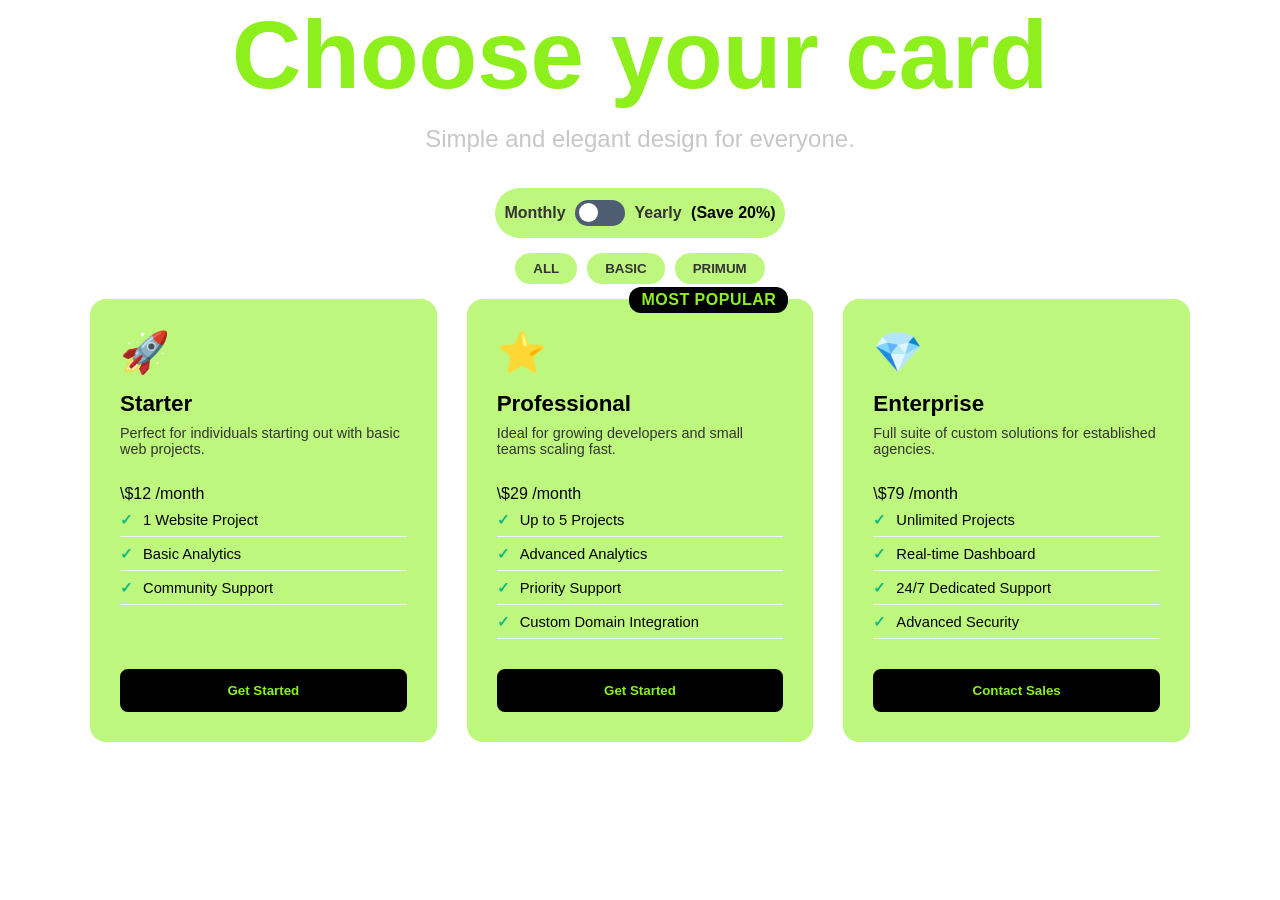
<file: card/index.html>
<!DOCTYPE html>
<html lang="en">
<head>
    <meta charset="UTF-8">
    <meta name="viewport" content="width=device-width, initial-scale=1.0">
    <link rel="stylesheet" href="style.css">
    <title>Document</title>
</head>
<body>
    <div class="container">
    <h1 class="card">Choose your card</h1>
    <p class="subtitle">Simple and elegant design for everyone.</p>
    
<div class="control-cotainer">
    <!--monthly yearly-->
    <span>Monthly</span>
           <label class="switch"> 
                <input type="checkbox" id="billingToggle">
            <span class="slider"></span> 
            </label> 
            <span>Yearly</span>
            <spain class="change">(Save 20%)</spain>
</div>
<div class="filter-buttons">
        <button class="filter-btn active" data-filter="all">ALL</button>
        <button class="filter-btn" data-filter="basic">BASIC</button>
        <button class="filter-btn" data-filter="premium">PRIMUM</button>
</div>
<div class="cards-grid">
        
        <!-- Card 1: Starter -->
        <div class="cards" data-category="basic">
            <div class="card-icon">🚀</div>
            <h3 class="card-title">Starter</h3>
            <p class="card-desc">Perfect for individuals starting out with basic web projects.</p>
            <div class="card-price" data-monthly="\$12" data-yearly="\$10">\$12 <span>/month</span></div>
            <ul class="features-list">
                <li>1 Website Project</li>
                <li>Basic Analytics</li>
                <li>Community Support</li>
            </ul>
            <button class="cta-btn">Get Started</button>
        </div>

        <!-- Card 2: Professional (Most Popular) -->
        <div class="cards popular" data-category="premium">
            <span class="badge">Most Popular</span>
            <div class="card-icon">⭐</div>
            <h3 class="card-title">Professional</h3>
            <p class="card-desc">Ideal for growing developers and small teams scaling fast.</p>
            <div class="card-price" data-monthly="\$29" data-yearly="\$24">\$29 <span>/month</span></div>
            <ul class="features-list">
                <li>Up to 5 Projects</li>
                <li>Advanced Analytics</li>
                <li>Priority Support</li>
                <li>Custom Domain Integration</li>
            </ul>
            <button class="cta-btn">Get Started</button>
        </div>

        <!-- Card 3: Enterprise -->
        <div class="cards" data-category="premium">
            <div class="card-icon">💎</div>
            <h3 class="card-title">Enterprise</h3>
            <p class="card-desc">Full suite of custom solutions for established agencies.</p>
            <div class="card-price" data-monthly="\$79" data-yearly="\$65">\$79 <span>/month</span></div>
            <ul class="features-list">
                <li>Unlimited Projects</li>
                <li>Real-time Dashboard</li>
                <li>24/7 Dedicated Support</li>
                <li>Advanced Security</li>
            </ul>
            <button class="cta-btn">Contact Sales</button>
        </div>
    </div>
    <script src="app.js"></script>
</body>
</html>
</file>
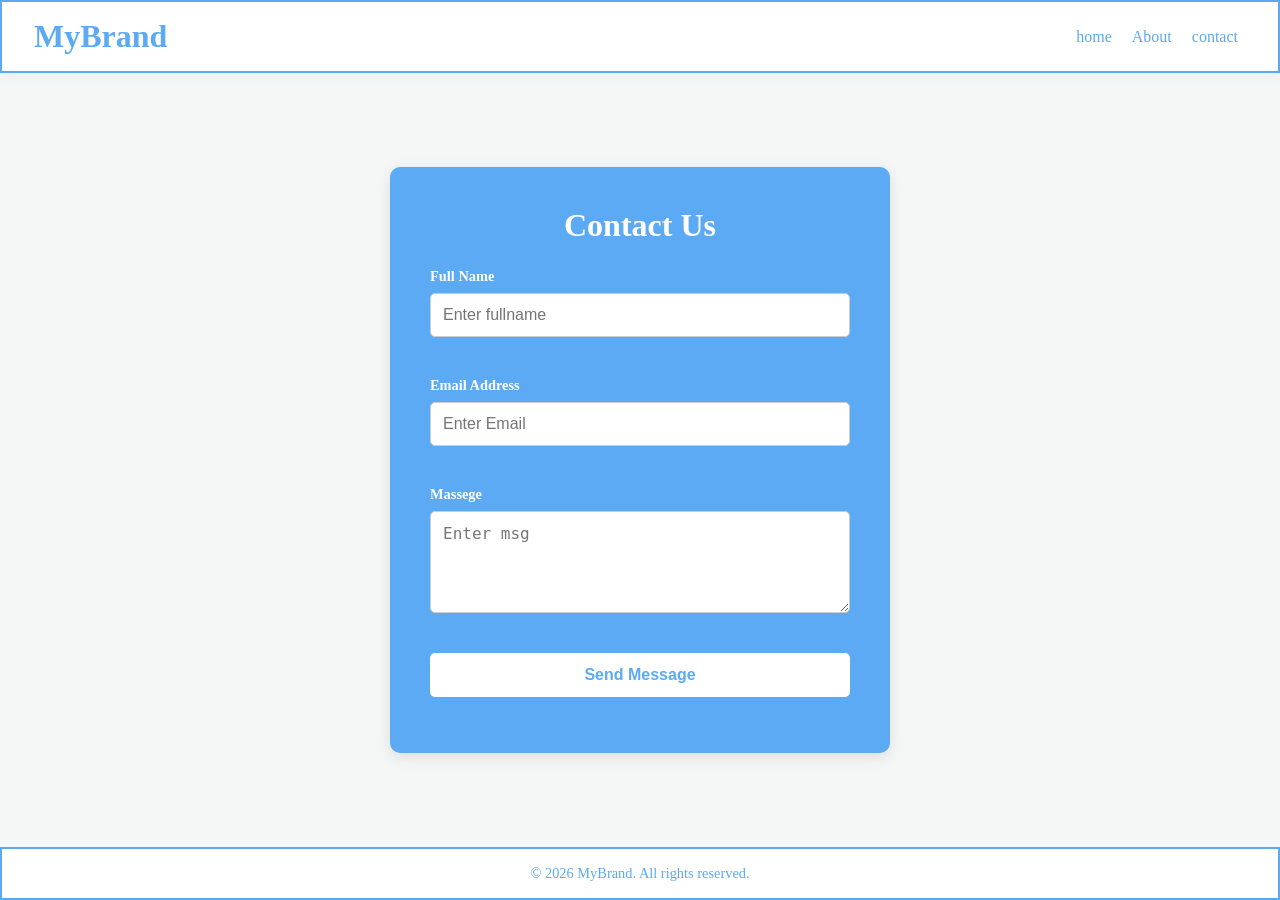
<file: Multipagewebsite/index.html>
<!DOCTYPE html>
<html lang="en">
<head>
    <meta charset="UTF-8">
    <meta name="viewport" content="width=device-width, initial-scale=1.0">
    <title>Multiweb pages</title>
    <link rel="stylesheet" href="style.css">

    
</head>
<body>
    <div class="section">
    <h1>MyBrand</h1>
    <nav class="navbar" id="navbar" >
    <a href="home.html">home</a>
    <a href="about.html">About</a>
    <a href="contect.html">contact</a>
    </nav>
    </div>

    <div class="content">
        <div class="contact-box">
            <h1>Contact Us</h1>
            <form id="contactform">
                <div class="form-group">
                    <label class="fullname"> Full Name</label>
                        <input type=" text" id="fullname" placeholder="Enter fullname">
                        <small class="error-msg" id="nameerror"></small>
                </div>
                <div class="form-group">
                    <label class="email"> Email Address</label>
                        <input type=" text" id="email" placeholder="Enter Email">
                        <small class="error-msg" id="emailerror"></small>
                </div>
                <div class="form-group">
                    <label class="msg">Massege</label>
                        <textarea  id="msg" rows="4" placeholder="Enter msg"></textarea>
                        <small class="error-msg" id="msgerror"></small>
                </div>
                <button type="submit" class="btn-submit">Send Message</button> 
                <div id="form-success" class="success-msg"></div>
            </form>
        </div>
    </div>
     <footer>
        <p>&copy; 2026 MyBrand. All rights reserved.</p>
    </footer>

</body>
</html>
</file>
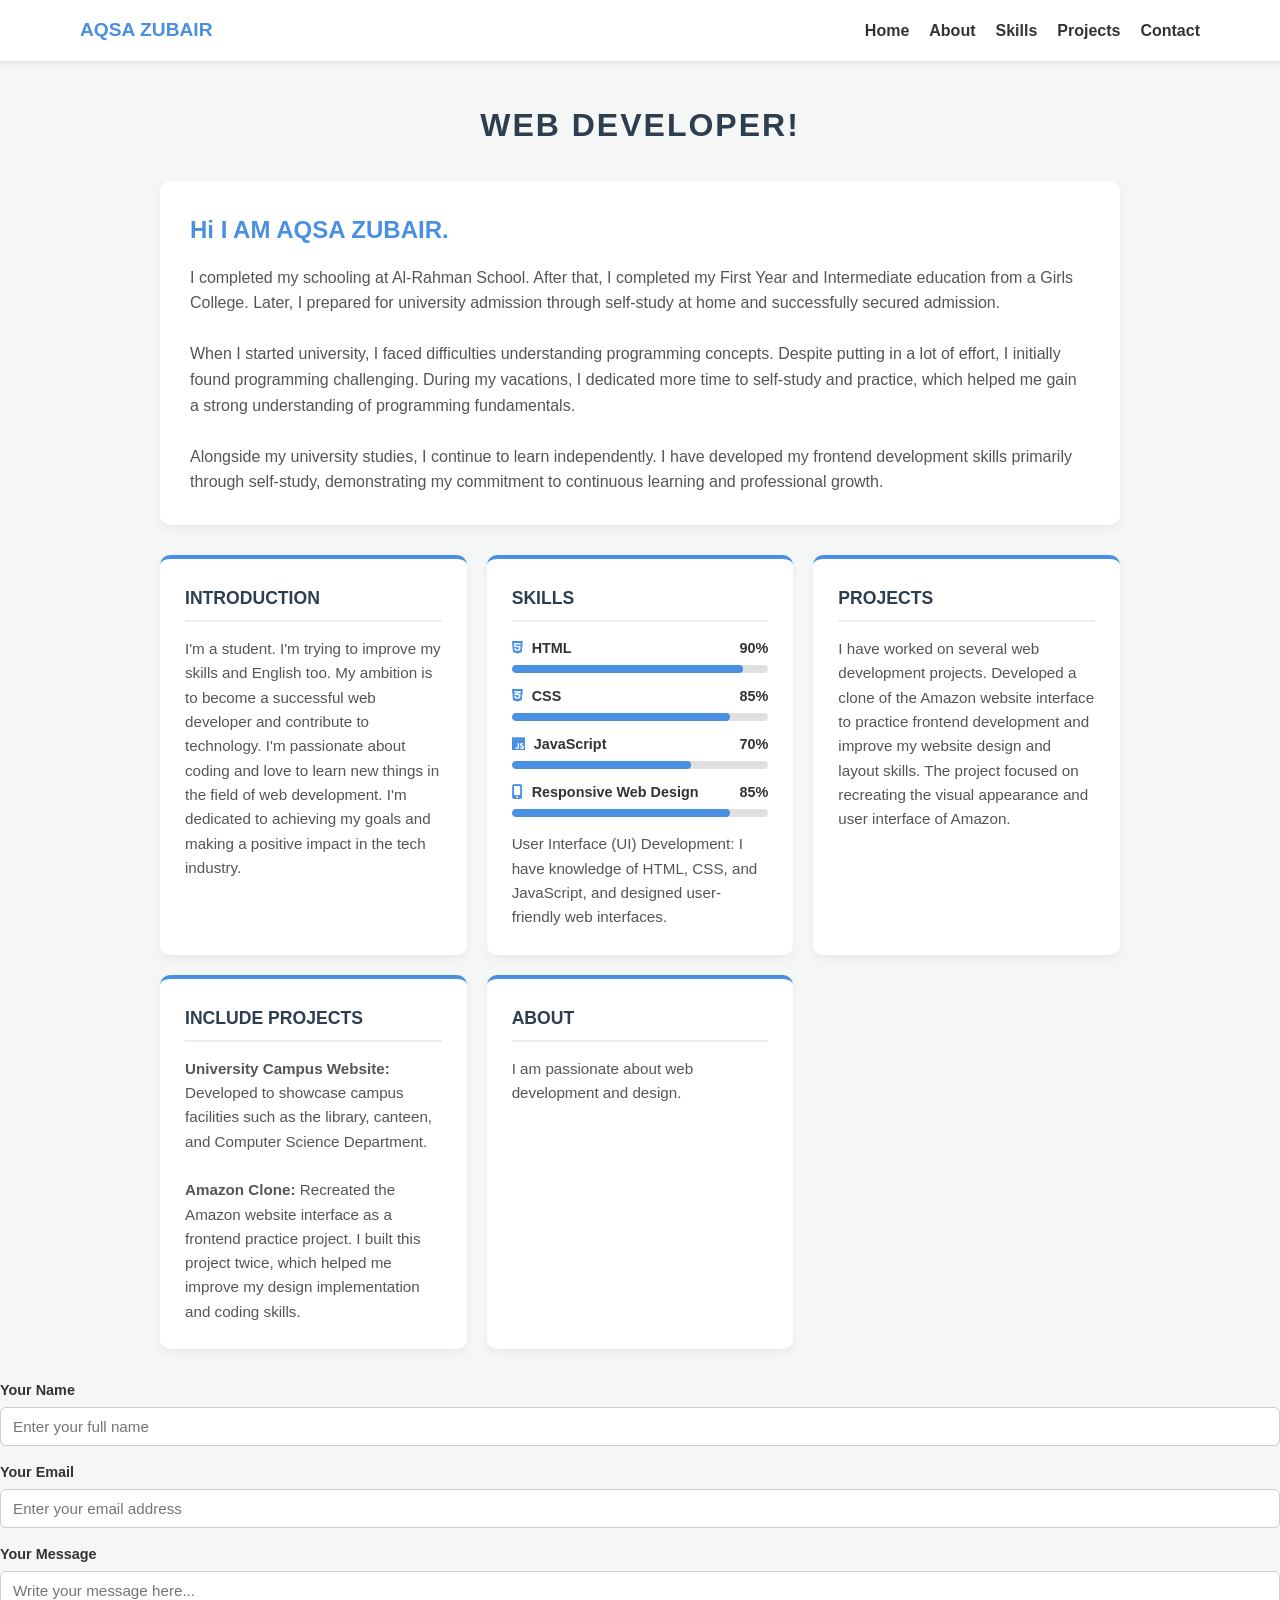
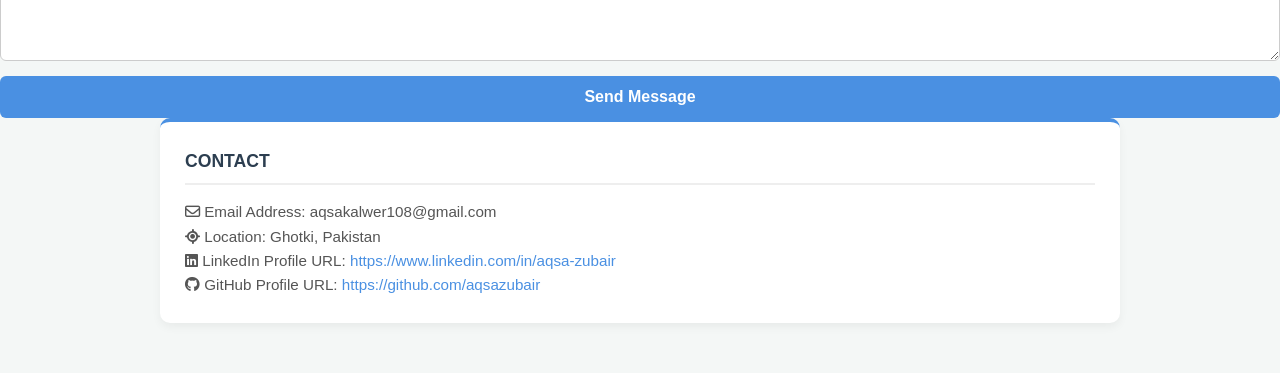
<file: portfolioo/index.html>
<!DOCTYPE html>
<html lang="en">
<head>
    <meta charset="UTF-8">
    <meta name="viewport" content="width=device-width, initial-scale=1.0">
    <title>Aqsa Zubair - Portfolio</title>
    <!-- Font Awesome Icons ke liye Link -->
    <link rel="stylesheet" href="https://cdnjs.cloudflare.com/ajax/libs/font-awesome/6.4.0/css/all.min.css">
    <link rel="stylesheet" href="style.css">
</head>
<body>
    <header>
        <nav class="nav">
            <p class="logo">AQSA ZUBAIR</p>
            <div class="nav-links">
                <a href="#home">Home</a>
                <a href="#about">About</a>
                <a href="#skills">Skills</a>
                <a href="#projects">Projects</a>
                <a href="#contact">Contact</a>
            </div>
        </nav>
    </header>

    <main>
        <section id="home" class="hero-section">
            <h2>WEB DEVELOPER!</h2>
        </section>

        <div class="main">
            <div class="section2"> 
                <p class="bold">Hi I AM AQSA ZUBAIR.</p>
            </div>
            
            <div class="section3">
                <p class="section3-text">I completed my schooling at Al-Rahman School. After that, I completed my First Year and Intermediate education from a Girls College. Later, I prepared for university admission through self-study at home and successfully secured admission.<br><br>
                When I started university, I faced difficulties understanding programming concepts. Despite putting in a lot of effort, I initially found programming challenging. During my vacations, I dedicated more time to self-study and practice, which helped me gain a strong understanding of programming fundamentals.<br><br>
                Alongside my university studies, I continue to learn independently. I have developed my frontend development skills primarily through self-study, demonstrating my commitment to continuous learning and professional growth.</p>
            </div>
        </div>

        <div class="container">
            <!-- Box 1: Introduction -->
            <div class="box1" id="about">
                <p class="box-title">INTRODUCTION</p>
                <p class="intro">I'm a student. I'm trying to improve my skills and English too. My ambition is to become a successful web developer and contribute to technology. I'm passionate about coding and love to learn new things in the field of web development. I'm dedicated to achieving my goals and making a positive impact in the tech industry.</p>
            </div>

            <!-- Box 2: Skills (Updated with Progress Bars & Icons) -->
            <div class="box2" id="skills">
                <p class="box-title">SKILLS</p>
                
                <div class="skill-item">
                    <div class="skill-info">
                        <span><i class="fab fa-html5"></i> HTML</span>
                        <span>90%</span>
                    </div>
                    <div class="progress-bar"><div class="progress" style="width: 90%;"></div></div>
                </div>

                <div class="skill-item">
                    <div class="skill-info">
                        <span><i class="fab fa-css3-alt"></i> CSS</span>
                        <span>85%</span>
                    </div>
                    <div class="progress-bar"><div class="progress" style="width: 85%;"></div></div>
                </div>

                <div class="skill-item">
                    <div class="skill-info">
                        <span><i class="fab fa-js"></i> JavaScript</span>
                        <span>70%</span>
                    </div>
                    <div class="progress-bar"><div class="progress" style="width: 70%;"></div></div>
                </div>

                <div class="skill-item">
                    <div class="skill-info">
                        <span><i class="fas fa-mobile-alt"></i> Responsive Web Design</span>
                        <span>85%</span>
                    </div>
                    <div class="progress-bar"><div class="progress" style="width: 85%;"></div></div>
                </div>

                <p class="intro" style="margin-top: 15px;">User Interface (UI) Development: I have knowledge of HTML, CSS, and JavaScript, and designed user-friendly web interfaces.</p>
            </div>

            <!-- Box 3: Projects -->
            <div class="box3" id="projects">
                <p class="box-title">PROJECTS</p>
                <p class="intro">I have worked on several web development projects. Developed a clone of the Amazon website interface to practice frontend development and improve my website design and layout skills. The project focused on recreating the visual appearance and user interface of Amazon.</p>
            </div>

            <!-- Box 4: Include Projects -->
            <div class="box4">
                <p class="box-title">INCLUDE PROJECTS</p>
                <p class="intro"><strong>University Campus Website:</strong> Developed to showcase campus facilities such as the library, canteen, and Computer Science Department.<br><br><strong>Amazon Clone:</strong> Recreated the Amazon website interface as a frontend practice project. I built this project twice, which helped me improve my design implementation and coding skills.</p>
            </div>

            <!-- Box 5: About -->
            <div class="box5">
                <p class="box-title">ABOUT</p>
                <p class="intro">I am passionate about web development and design.</p>
            </div>
        </div>
    </main>

    <form class="contact-form" action="#" method="POST" onsubmit="event.preventDefault();">
                    <div class="form-group">
                        <label for="name">Your Name</label>
                        <input type="text" id="name" placeholder="Enter your full name" required>
                    </div>

                    <div class="form-group">
                        <label for="email">Your Email</label>
                        <input type="email" id="email" placeholder="Enter your email address" required>
                    </div>

                    <div class="form-group">
                        <label for="message">Your Message</label>
                        <textarea id="message" rows="4" placeholder="Write your message here..." required></textarea>
                    </div>

                    <button type="submit" class="submit-btn">Send Message</button>
                </form>
    <!-- Contact Section -->
    <div class="set2" id="contact">
        <div class="box6">
            <p class="box-title">CONTACT</p>
            <p class="intro">
                <i class="fa-regular fa-envelope"></i>
                Email Address: aqsakalwer108@gmail.com<br>
<i class="fa-solid fa-location-crosshairs"></i>
                Location: Ghotki, Pakistan<br>
               <i class="fa-brands fa-linkedin"></i>
                LinkedIn Profile URL: <a href="https://www.linkedin.com/in/aqsa-zubair" target="_blank">https://www.linkedin.com/in/aqsa-zubair</a><br>
                <i class="fa-brands fa-github"></i>
                GitHub Profile URL: <a href="https://github.com/aqsazubair" target="_blank">https://github.com/aqsazubair</a>
            </p>
        </div>
    </div>
</body>
</html>
</file>
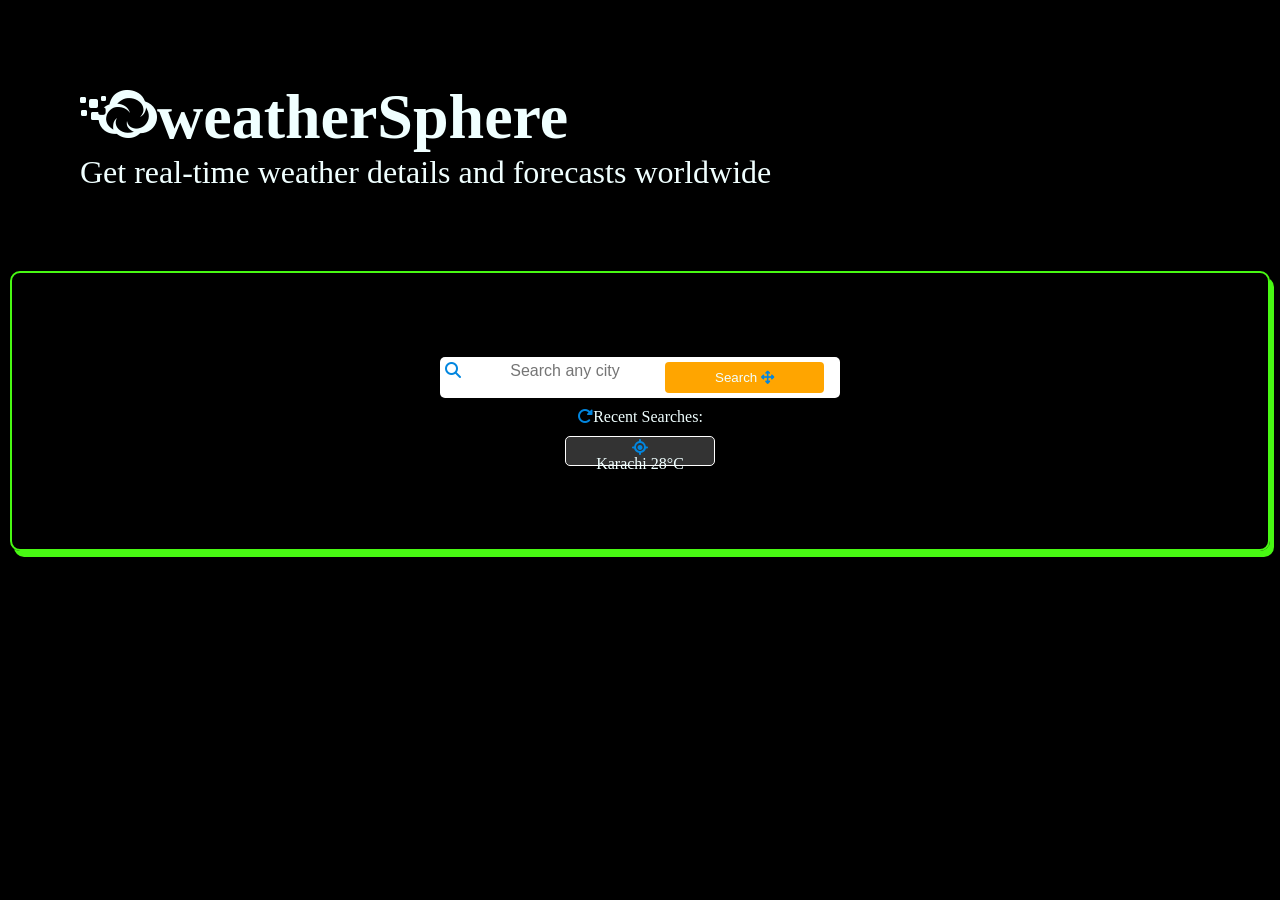
<file: weather/index.html>
<!DOCTYPE html>
<html lang="en">
<head>
    <meta charset="UTF-8">
    <meta name="viewport" content="width=device-width, initial-scale=1.0">
    <title>WeatherSphere - Live Weather App</title>
    <link rel="stylesheet" href="style.css">
     <link rel="stylesheet" href="https://cdnjs.cloudflare.com/ajax/libs/font-awesome/6.4.0/css/all.min.css">
</head>
<body>
    <div >
        <header>
            <h1>
                <i class="fa-brands fa-cloudversify"></i>weatherSphere
            </h1>
            <P>Get real-time weather details and forecasts worldwide</P>
        </header>
        <!-- search bar -->
        <div class="search" style=" display:flex; flex-direction: column; align-items: center; justify-content: center;">
            <form class="search-box">
                <div>
                    <i class="fa-solid fa-magnifying-glass"></i>
                    <input type="text" id="city-input" placeholder="Search any city"/>
                </div>
                
                
                <button  class="search-btn" type="submit">
                    <span>Search</span>
                    <i class="fa-solid fa-arrows-up-down-left-right"></i>
                </button>
            </form>
            <!-- recent searches section -->
             <div>
                <p class="set-recent" id="recent searches">
                    <i class="fa-solid fa-rotate-right"></i>Recent Searches:
                </p>
               
             </div>
        
        <div class="recent">
<i class="fa-solid fa-location-crosshairs"></i>
<div >
 <span class="city-name">Karachi</span>
      <span class="recent-temp">28°C</span>
      </div>
        </div>
</div>
    </div>
    <script  src="app.js"></script>
</body>
</html>
</file>
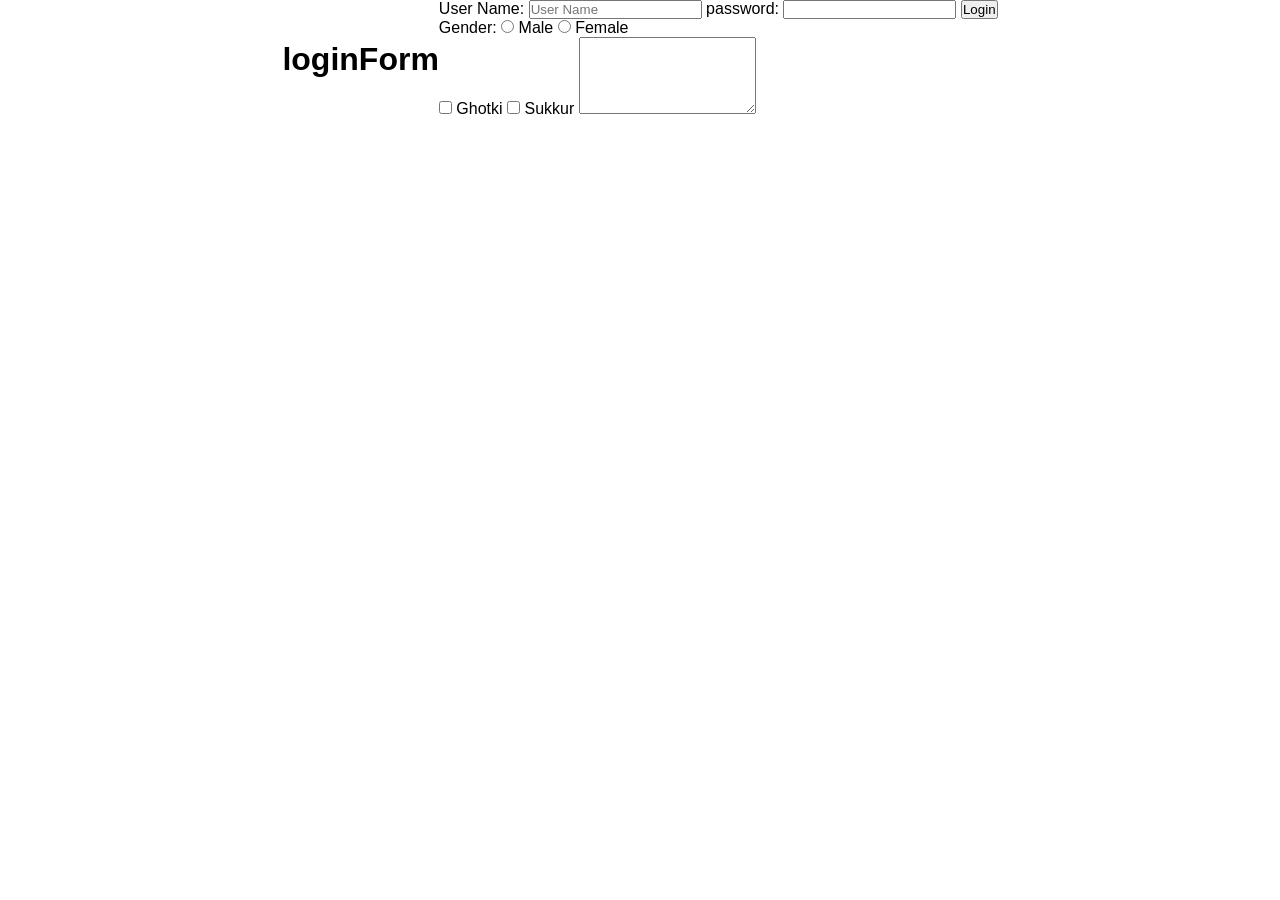
<file: signin/login.html>
<!DOCTYPE html>
<html lang="en">
<head>
    <meta charset="UTF-8">
    <meta name="viewport" content="width=device-width, initial-scale=1.0">
    <title>Document</title>
    <link rel="stylesheet" href="login.css">
</head>
<body>
    <h1>loginForm</h1>
    <form action="#" method="post">
    <label for="Uname"> User Name:</label>
    <input type="text" id="Uname" placeholder="User Name">
    <label for="pass">password:</label>
    <input type="password" name="" id="pass">
    <button>Login</button>
    <br>
    <label for="Gender">Gender:</label>
    <input type="radio" name="Gender" id="Male" value="Male">
    <label for="Male">Male</label>
    <input type="radio" name="Gender" id="Male" value="Male">
    <label for="female">Female</label>
    <br>
    <input type="checkbox" name="" id="">
    <label for="">Ghotki</label>
    <input type="checkbox" name="" id="">
    <label for="">Sukkur</label>
    <textarea name="" id="" rows="5"></textarea>
    </form>
</body>
</html>
</file>
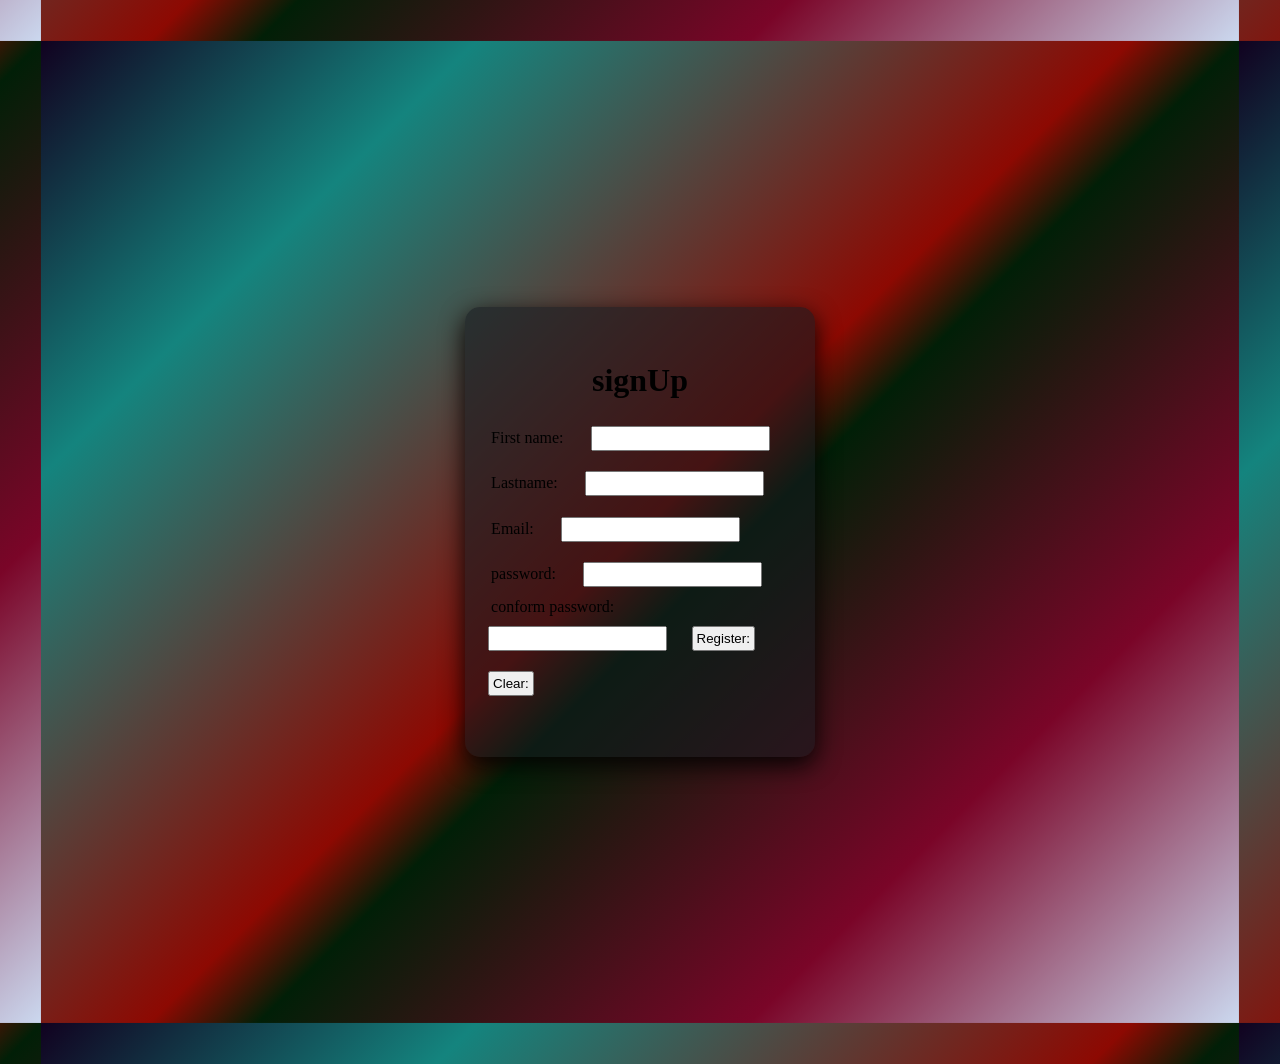
<file: signin/sign.html>
<!DOCTYPE html>
<html lang="en">
<head>
    <meta charset="UTF-8">
    <meta name="viewport" content="width=device-width, initial-scale=1.0">
    <title>Document</title>
    <link rel="stylesheet" href="style.css">
</head>
<body>
    <div>
        <h1>signUp</h1>
        <form action="#"method="post"> 
            <label for="first-name"> First name:</label>
            <input type="text" id="first-name">
            <lebel for="last-name">Lastname:</lebel>
            <input type="text"id="last-name">
            <label for="email">Email:</label>
            <input type="text"id="email">
            <label for="password">password:</label>
            <input type="text" id="password">
            <label for="c-password">conform password:</label>
            <input type="password"id="password">
            <button type="submit">Register:</button>
            <button type="reset">Clear:</button>
        </form>
    </div>
</body>
</html>
</file>
<file: card/style.css>
*{
    margin :0;
    padding :0;
    box-sizing: border-box;
    font-family :sans-serif;
}
.container{
    
    display:flex;
     gap: 15px;
    flex-direction: column;
    justify-content: center;
    align-items: center;
}
.card{
    color:rgb(141, 240, 29);
    font-size: 6rem;
    text-align: center;
}
.subtitle{
    color:rgb(201, 198, 198);
    font-size:1.5rem;
    text-align: center;
}
.control-cotainer{
  margin-top: 20px; 
  display:flex;
    width:290px;
    height:50px;
    background-color:rgb(190, 247, 126);
    align-items: center;
    justify-content:center;
    border-radius:25px;
    color:rgb(53, 51, 51) ;
    justify-content: space-evenly;
    font-weight:bold;
}
.change{
    color:black;
    font-weight: bold;
}
.switch {
  position: relative;
  display: inline-block;
  width: 50px;
  height: 26px;
}
.switch input {
  opacity: 0;
  width: 0;
  height: 0;
}
.slider {
  position: absolute;
  cursor: pointer;
  top: 0; left: 0; right: 0; bottom: 0;
  background-color: #4f5d73; 
  transition: .4s;
  border-radius: 34px;
}
.slider:before {
  position: absolute;
  content: "";
  height:19px;
  width:19px;
  left:4px;
  bottom:4px;
  background-color: white;
  transition: .4s;
  border-radius: 50%;
}

 .filter-buttons {
            display: flex;
            gap: 10px;
            flex-wrap: wrap;
            justify-content: center;
        }

        .filter-btn {
          border:none;
            padding: 8px 18px;
            background: rgb(190, 247, 126);
            border-radius: 20px;
            color: rgb(53,51, 51);
            cursor: pointer;
            font-weight:bold;
            transition: all 0.2s ease;
        }

        .filter-btn:hover {
         border: 1px solid black;
            color:rgb(53, 51, 51);
        }

        .filter-btn.active {
            background:rgb(190, 247, 126);
            color: rgb(53,51, 51);
             font-weight:bold;
        }
        .cards-grid {
            display: grid;
            grid-template-columns: repeat(auto-fit, minmax(280px, 1fr));
            gap: 30px;
            width: 100%;
            max-width: 1100px;
        }
        .cards {
            background:rgb(190, 247, 126);
            border-radius: 16px;
            padding: 30px;
            display: flex;
            flex-direction: column;
            position: relative;
            transition: transform 0.3s ease, box-shadow 0.3s ease, border-color 0.3s ease;

        }
        .card:hover {
            transform: translateY(-8px);
            box-shadow: 0 12px 25px rgba(0, 0, 0, 0.08);
            border-color: black;
        }
         .card.popular {
            border: 4px solid black;
            box-shadow: 0 8px 20px rgba(27, 78, 245, 0.12);
        }
        .badge {
            position: absolute;
            top: -12px;
            right: 25px;
            background:black;
            color:rgb(141, 240, 29);
            padding: 4px 12px;
            font-size: 1rem;
            font-weight: bold;
            border-radius: 12px;
            text-transform: uppercase;
            letter-spacing: 0.5px;
        }
         .card-icon {
            font-size: 2.5rem;
            margin-bottom: 15px;
        }
        .card-title {
            font-size: 1.4rem;
            font-weight: 700;
            margin-bottom: 8px;
        }
         .card-desc {
            color:rgb(53, 51, 51);
            font-size: 0.9rem;
            margin-bottom: 20px;
            min-height: 40px;
        }

 .card-price span {
            font-size: 1rem;
            font-weight: normal;
            color:black;
        }
          .features-list {
            list-style: none;
            margin-bottom: 30px;
            flex-grow: 1;
        }
        .features-list li {
            padding: 8px 0;
            font-size: 0.92rem;
            color: var(--text-main);
            border-bottom: 1px solid #f1f5f9;
            display: flex;
            align-items: center;
            gap: 10px;
        }
.features-list li::before {
            content: "✓";
            color: #10b981;
            font-weight: bold;
        }
        .cta-btn {
            width: 100%;
            padding: 12px;
            background:black;
            color:rgb(141, 240, 29);
            border: 2px solid black;
            font-weight: 600;
            border-radius: 8px;
            cursor: pointer;
            transition: all 0.2s ease;
        }
        
        .cta-btn:hover {
            background:rgb(141, 240, 29) ;
            color:black;
        }
</file>
<file: Multipagewebsite/style.css>
*{
    margin:0;
    padding:0 ;
    box-sizing: border-box;
}
 body {
            background-color: #f4f7f6;
            color: #333;
            display: flex;
            flex-direction: column;
            min-height: 100vh;
        }

.section{
     background-color:white;
            color: #5baaf3;
            display: flex;
            justify-content: space-between;
            align-items: center;
            padding: 1rem 2rem;
            position: sticky;
            top: 0;
            z-index: 100;
            border: 2px solid #5baaf3 ;
            box-shadow: 0 4px 10px rgba(118, 174, 211, 0.1);
     
   
}
 .navbar a{
            color: #5baaf3;
            text-decoration: none;
            font-weight:500;
            transition: color 0.3s ease;
              display:inline-block;
              margin:0.50rem;
        }
.navbar a:hover{
         color: #0a4f86;
        }
         .content {
            flex: 1;
            display: flex;
            justify-content: center;
            align-items: center;
            padding: 2rem 1rem;
        }
         .contact-box {
            background:#5baaf3;
            padding: 2.5rem;
            border-radius: 10px;
            box-shadow: 0 4px 15px rgba(0, 0, 0, 0.1);
            width: 100%;
            max-width: 500px;
        }
        .contact-box h1 {
            margin-bottom: 1.5rem;
            color:white;
            text-align: center;
        }
      

        .form-group {
            margin-bottom: 1.2rem;
            display: flex;
            flex-direction: column;
        }

        .form-group label {
            margin-bottom: 0.5rem;
            font-weight: 600;
            font-size: 0.9rem;
            color:white;
        }

        .form-group input,
        .form-group textarea {
            padding: 0.75rem;
            border: 1px solid #ccc;
            border-radius: 5px;
            font-size: 1rem;
            outline: none;
            transition: border-color 0.3s ease;
        }

        .form-group input:focus,
        .form-group textarea:focus {
            border-color: #00adb5;
        }

        /* Error State */
        .form-group.error input,
        .form-group.error textarea {
            border-color: #e74c3c;
        }

        .error-msg {
            color: #e74c3c;
            font-size: 0.8rem;
            margin-top: 0.3rem;
            min-height: 1rem;
        }
         .btn-submit {
            width: 100%;
            padding: 0.8rem;
            background-color:white;
            color:#5baaf3;
            border: none;
            border-radius: 5px;
            font-size: 1rem;
            font-weight: bold;
            cursor: pointer;
            transition: background-color 0.3s ease;
        }

        .btn-submit:hover {
            background-color: #352226;
        }
         .success-msg {
            margin-top: 1rem;
            text-align: center;
            color: #2ecc71;
            font-weight: 600;
        }
        footer {
            background-color:white;
            color:#5baaf3;
            border:2px solid #5baaf3;
            text-align: center;
            padding: 1rem;
            font-size: 0.9rem;
        }
        
            .navbar.show {
                display: flex;
            }
</file>
<file: portfolioo/style.css>
* {
    margin: 0;
    padding: 0;
    box-sizing: border-box;
    font-family: 'Segoe UI', Tahoma, Geneva, Verdana, sans-serif;
}

html {
    scroll-behavior: smooth; 
}

body {
    background-color: #f4f7f6;
    color: #333;
    line-height: 1.6;
}


header {
    background-color: #ffffff;
    position: fixed;
    top: 0;
    width: 100%;
    box-shadow: 0 2px 5px rgba(0,0,0,0.1);
    z-index: 1000;
}

.nav {
    display: flex;
    justify-content: space-between;
    align-items: center;
    padding: 15px 40px;
    max-width: 1200px;
    margin: 0 auto;
}

.logo {
    font-weight: bold;
    color: #4a90e2;
    font-size: 1.2rem;
}

.nav-links {
    display: flex;
    gap: 20px;
}

.nav-links a {
    text-decoration: none;
    color: #333;
    font-weight: 600;
    transition: color 0.3s;
}

.nav-links a:hover {
    color: #4a90e2;
}


main {
    padding-top: 100px;
    max-width: 1000px;
    margin: 0 auto;
    padding-left: 20px;
    padding-right: 20px;
}

.hero-section {
    text-align: center;
    margin-bottom: 30px;
}

.hero-section h2 {
    font-size: 2rem;
    color: #2c3e50;
    letter-spacing: 2px;
}

.main {
    background: #ffffff;
    padding: 30px;
    border-radius: 10px;
    box-shadow: 0 4px 10px rgba(0,0,0,0.05);
    margin-bottom: 30px;
}

.bold {
    font-size: 1.5rem;
    font-weight: bold;
    color: #4a90e2;
    margin-bottom: 15px;
}

.section3-text {
    color: #555;
}


.container {
    display: grid;
    grid-template-columns: repeat(auto-fit, minmax(280px, 1fr));
    gap: 20px;
    margin-bottom: 30px;
}

.box1, .box2, .box3, .box4, .box5, .box6 {
    background: #ffffff;
    padding: 25px;
    border-radius: 10px;
    box-shadow: 0 4px 10px rgba(0,0,0,0.05);
    border-top: 4px solid #4a90e2;
}

.box-title {
    font-weight: bold;
    font-size: 1.1rem;
    color: #2c3e50;
    margin-bottom: 15px;
    border-bottom: 2px solid #eee;
    padding-bottom: 8px;
}

.intro {
    color: #555;
    font-size: 0.95rem;
}


.skill-item {
    margin-bottom: 12px;
}

.skill-info {
    display: flex;
    justify-content: space-between;
    font-weight: 600;
    font-size: 0.9rem;
    margin-bottom: 5px;
    color: #333;
}

.skill-info i {
    color: #4a90e2;
    margin-right: 5px;
}

.progress-bar {
    width: 100%;
    height: 8px;
    background-color: #e0e0e0;
    border-radius: 4px;
    overflow: hidden;
}

.progress {
    height: 100%;
    background-color: #4a90e2;
    border-radius: 4px;
}


.set2 {
    max-width: 1000px;
    margin: 0 auto 50px auto;
    padding-left: 20px;
    padding-right: 20px;
}

.box6 a {
    color: #4a90e2;
    text-decoration: none;
}

.box6 a:hover {
    text-decoration: underline;
}

@media (max-width: 768px) {
    .nav {
        flex-direction: column;
        gap: 10px;
        padding: 10px;
    }
    
    .nav-links {
        gap: 10px;
        font-size: 0.9rem;
    }

    main {
        padding-top: 130px;
    }
}
p i:hover{
    color: #4a90e2;
}
.contact-container {
    display: flex;
    flex-wrap: wrap;
    gap: 30px;
    margin-top: 10px;
}

.contact-details {
    flex: 1;
    min-width: 250px;
}

.social-links {
    margin-top: 15px;
    display: flex;
    gap: 15px;
}

.social-links a {
    color: #4a90e2;
    text-decoration: none;
    font-weight: 600;
}

.social-links a:hover {
    text-decoration: underline;
}

.contact-form {
    flex: 1.5;
    min-width: 280px;
    display: flex;
    flex-direction: column;
    gap: 15px;
}

.form-group {
    display: flex;
    flex-direction: column;
    gap: 5px;
}

.form-group label {
    font-weight: 600;
    font-size: 0.9rem;
    color: #333;
}

.form-group input,
.form-group textarea {
    width: 100%;
    padding: 10px 12px;
    border: 1px solid #ccc;
    border-radius: 6px;
    outline: none;
    font-size: 0.95rem;
    transition: border-color 0.3s;
}

.form-group input:focus,
.form-group textarea:focus {
    border-color: #4a90e2;
}

.submit-btn {
    background-color: #4a90e2;
    color: white;
    padding: 12px;
    border: none;
    border-radius: 6px;
    font-weight: bold;
    font-size: 1rem;
    cursor: pointer;
    transition: background-color 0.3s;
}

.submit-btn:hover {
    background-color: #357abd;
}

@media (max-width: 768px) {
    .contact-container {
        flex-direction: column;
    }
}
</file>
<file: weather/style.css>
*{
    margin:0;
    padding: 0;
    box-sizing: border-box;
    color: azure;
    
}
body{
   
    background-color: black;
   
}
header{ 
    display: flex;
    flex-direction: column; 
    align-items:start;
    justify-content:start;  
    margin: 5rem; 
    font-size:2rem;
} 
.search{
    width:250;
    height:280px;
border: 2px solid rgb(72, 248, 19);
box-shadow: 4px 6px rgba(72, 248, 19);
border-radius:10px;
 display: flex;
    flex-direction: column;
      align-items: center;
justify-content: center;
text-align: center;
margin:10px;

}
.search-btn {
    padding: 8px 50px;
    background-color: #ffa500; 
    border: none;
    border-radius: 4px;
    cursor: pointer;
    text-align: center;
    align-items: end;
    justify-content: end;
 /* gap:8px; */
}
.search-box {
    display: flex;          
     max-width :400px;
  width:100%;
  background-color: #ffffff;
  border-radius:5px;
  padding:  5px 5px;
  transition: all 0.3s ease;
  border: none;
   
}
.search-box input {
  border: none;
  outline: none;
  text-align: center;
  background: transparent;
  font-size: 16px;
  color: #333333;
}
.fa-solid{
    color: rgb(2, 134, 223);
}
.set-recent{
    margin-top:10px;
}
.recent{
    margin-top:10px;
    padding:2px;
    display: flex;
    flex-direction:column ;
    width:150px;
    height:30px;
    border: 1px solid white;
    border-radius:5px;
    text-align: center;
    background-color: #333333;
}
</file>
<file: signin/login.css>
/* Reset default style*/
*{
    margin: 0%;
    padding:0%;
    box-sizing: border-box;
    font-family:poppins,sans-serif;
}
/*full page background*/
body{
    display: flex;
    align-items: center;
    justify-content: center;
}
</file>
<file: signin/style.css>
/* reset defult style*/
*{
    margin: 3.2%;
    padding:3px;
    box-sizing:border-box;
    
}
/*full page background*/
body{
    display: flex;
    align-items:center;
    justify-content:center;
    height: 100vh;
    background: linear-gradient(135deg,#110220 0% ,#14847E 20% ,rgb(141, 9, 2) 50%,rgb(1, 31, 7)55%,rgb(122, 5, 40),#cbd8ef 100%);
}

/*container box*/
div {
    background: rgba(22, 25, 31, 0.6);
    /*padding: 3rem 2.5rem;*/
    align-content: center;
    border-radius: 15px;
    box-shadow:0px 8px 25px rgba(6,3,3,2);
    height:450px;
    width:350px;
    animation: fadeIn 2s ease;
 
}
h1{
    text-align: center;
    text-emphasis: none;
}
form{
    margin-top:2%;
    margin-bottom:2%;
    margin-left: 2%;
}
@keyframes fadeIn{
form{
    opacity:0 ;
   transform: translateY(200px);
}
to{
opacity:1;
transform: translateY(0px);
}
}
</file>
